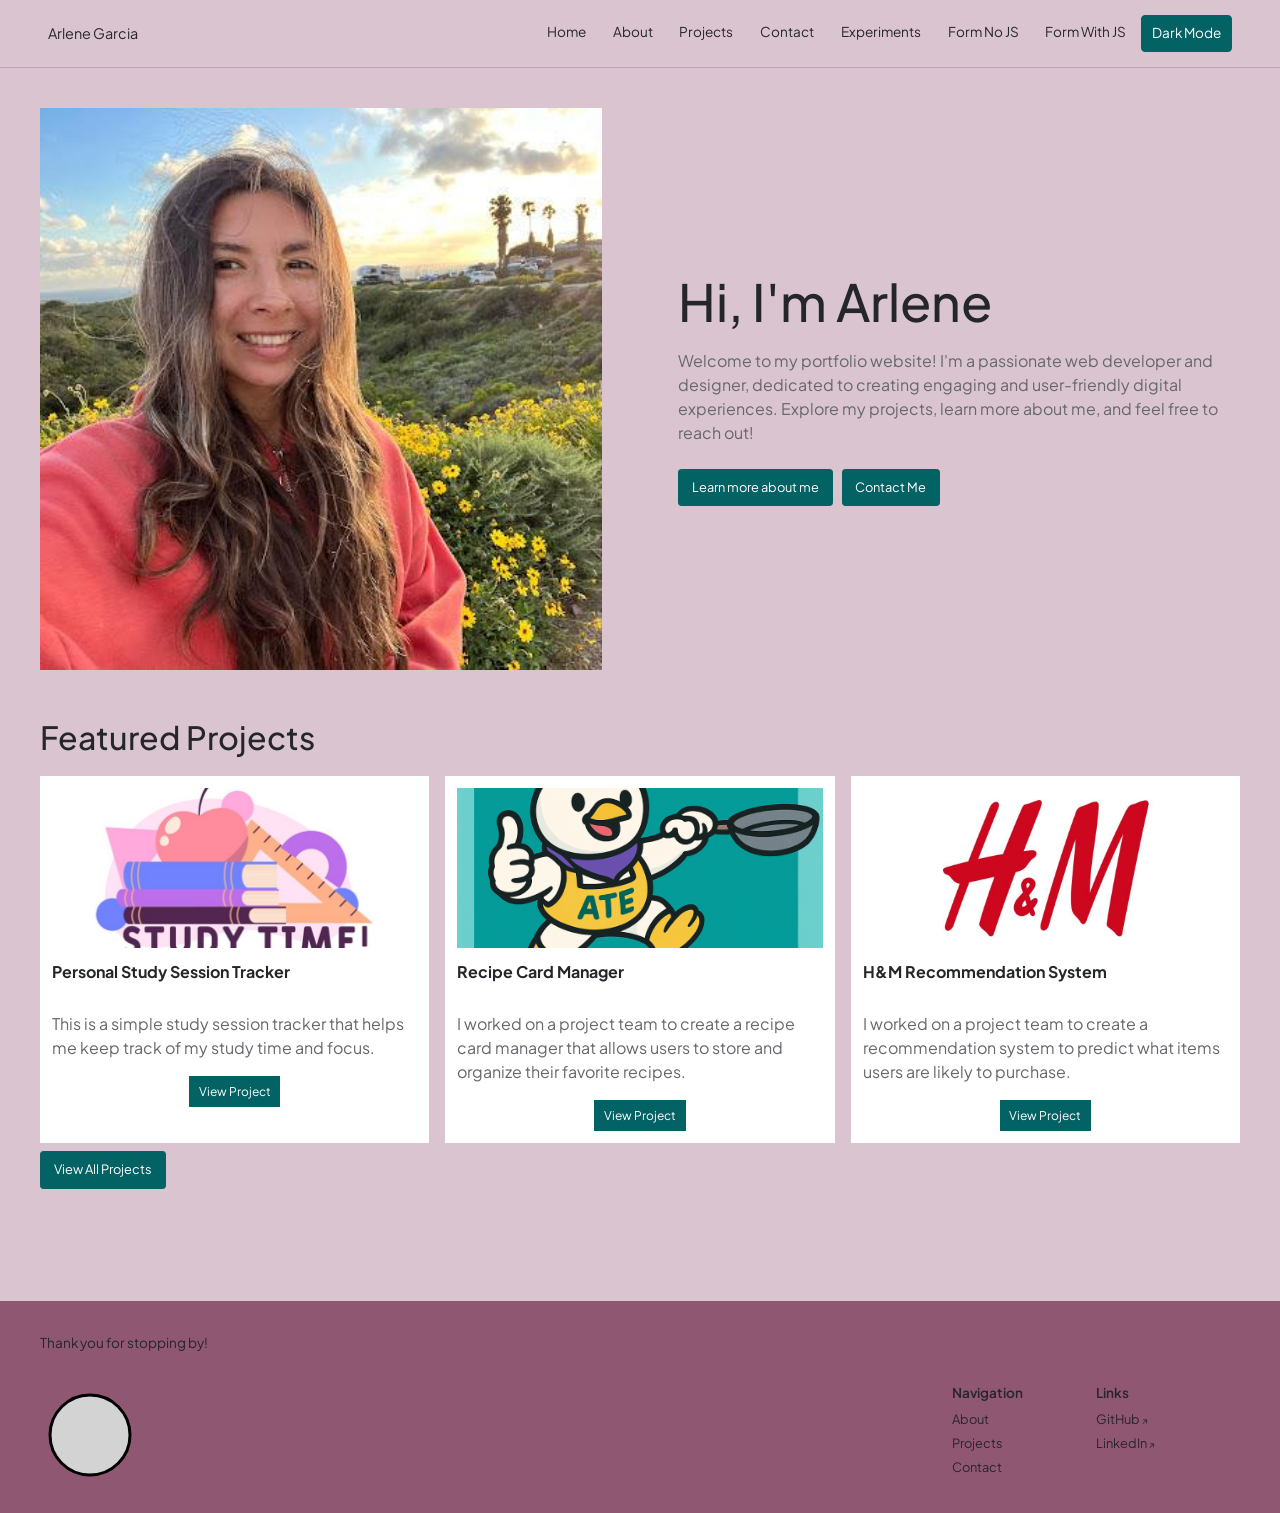
<file: index.html>
<!DOCTYPE html>
<html lang="en">
<head>
    <meta charset="UTF-8">
    <meta name="viewport" content="width=device-width, initial-scale=1.0">
    <title>Arlene Garcia's Portfolio</title>
    <link rel="icon" type="image/png" href="images/favicon.png">
    <link rel="stylesheet" href="styles.css">
</head>
<body>
    <header>
        <div> <span>Arlene Garcia</span>
        </div>
        <nav>
            <a href="index.html">Home</a>
            <a href="about.html">About</a>
            <a href="projects.html">Projects</a>
            <a href="contact.html">Contact</a>
            <a href="experiments.html">Experiments</a>
            <a href="form-no-js.html">Form No JS</a>
            <a href="form-with-js.html">Form With JS</a>
            <button id="theme-toggle" aria-label="Toggle theme" hidden>Toggle Theme</button>
            <script src="theme.js" defer></script>
        </nav>
    </header>
    <main>
        <section>
            <picture>
                <source srcset="images/profile.jpg" type="image/jpeg">
                <img src="images/profile.jpg" alt="Profile Picture">
            </picture>
            <div>
                <h1>Hi, I'm Arlene</h1>
                <p>Welcome to my portfolio website! I'm a passionate web developer and designer, dedicated to creating engaging and user-friendly digital experiences. Explore my projects, learn more about me, and feel free to reach out!</p>
                <a href="about.html" class="button">Learn more about me</a>
                <a href="contact.html" class="button">Contact Me</a>
            </div>
        </section>
        <section>
            <h2>Featured Projects</h2>
            <div>
                <article class="project1-preview">
                    <img src="images/project1.jpg" alt="Project 1 Screenshot" width="200" height="200">
                    <h3>Personal Study Session Tracker</h3>
                    <p>This is a simple study session tracker that helps me keep track of my study time and focus.</p>
                    <a href="projects.html#project1">View Project</a>
                </article>
                <article class="project2-preview">
                    <img src="images/project2.png" alt="Project 2 Screenshot" width="200" height="200">
                    <h3>Recipe Card Manager</h3>
                    <p>I worked on a project team to create a recipe card manager that allows users to store and organize their favorite recipes.</p>
                    <a href="projects.html#project2">View Project</a>
                </article>
                <article class="project3-preview">
                    <img src="images/project3.jpg" alt="Project 3 Screenshot" width="200" height="200">
                    <h3>H&M Recommendation System</h3>
                    <p>I worked on a project team to create a recommendation system to predict what items users are likely to purchase.</p>
                    <a href="projects.html#project3">View Project</a>
                </article>
            </div>
            <a href="projects.html" class="button">View All Projects</a>
        </section>
    </main>
    <footer>
        <p>Thank you for stopping by!</p>
        <svg width="100" height="100">
            <circle cx="50" cy="50" r="40" stroke="black" stroke-width="3" fill="lightgray"></circle>
        </svg>
        <section>
            <h2>Navigation</h2>
            <ul>
                <li><a href="about.html">About</a></li>
                <li><a href="projects.html">Projects</a></li>
                <li><a href="contact.html">Contact</a></li>
            </ul>
        </section>
        <section>
            <h2>Links</h2>
            <ul>
                <li><a href="https://github.com/arlenecse">GitHub</a></li>
                <li><a href="https://www.linkedin.com/in/arlene-garcia-cs/">LinkedIn</a></li>
            </ul>
        </section>
    </footer>
    <noscript>
        <p> This website works best with JavaScript enabled.</p>
    </noscript>
</body>
</html>
</file>
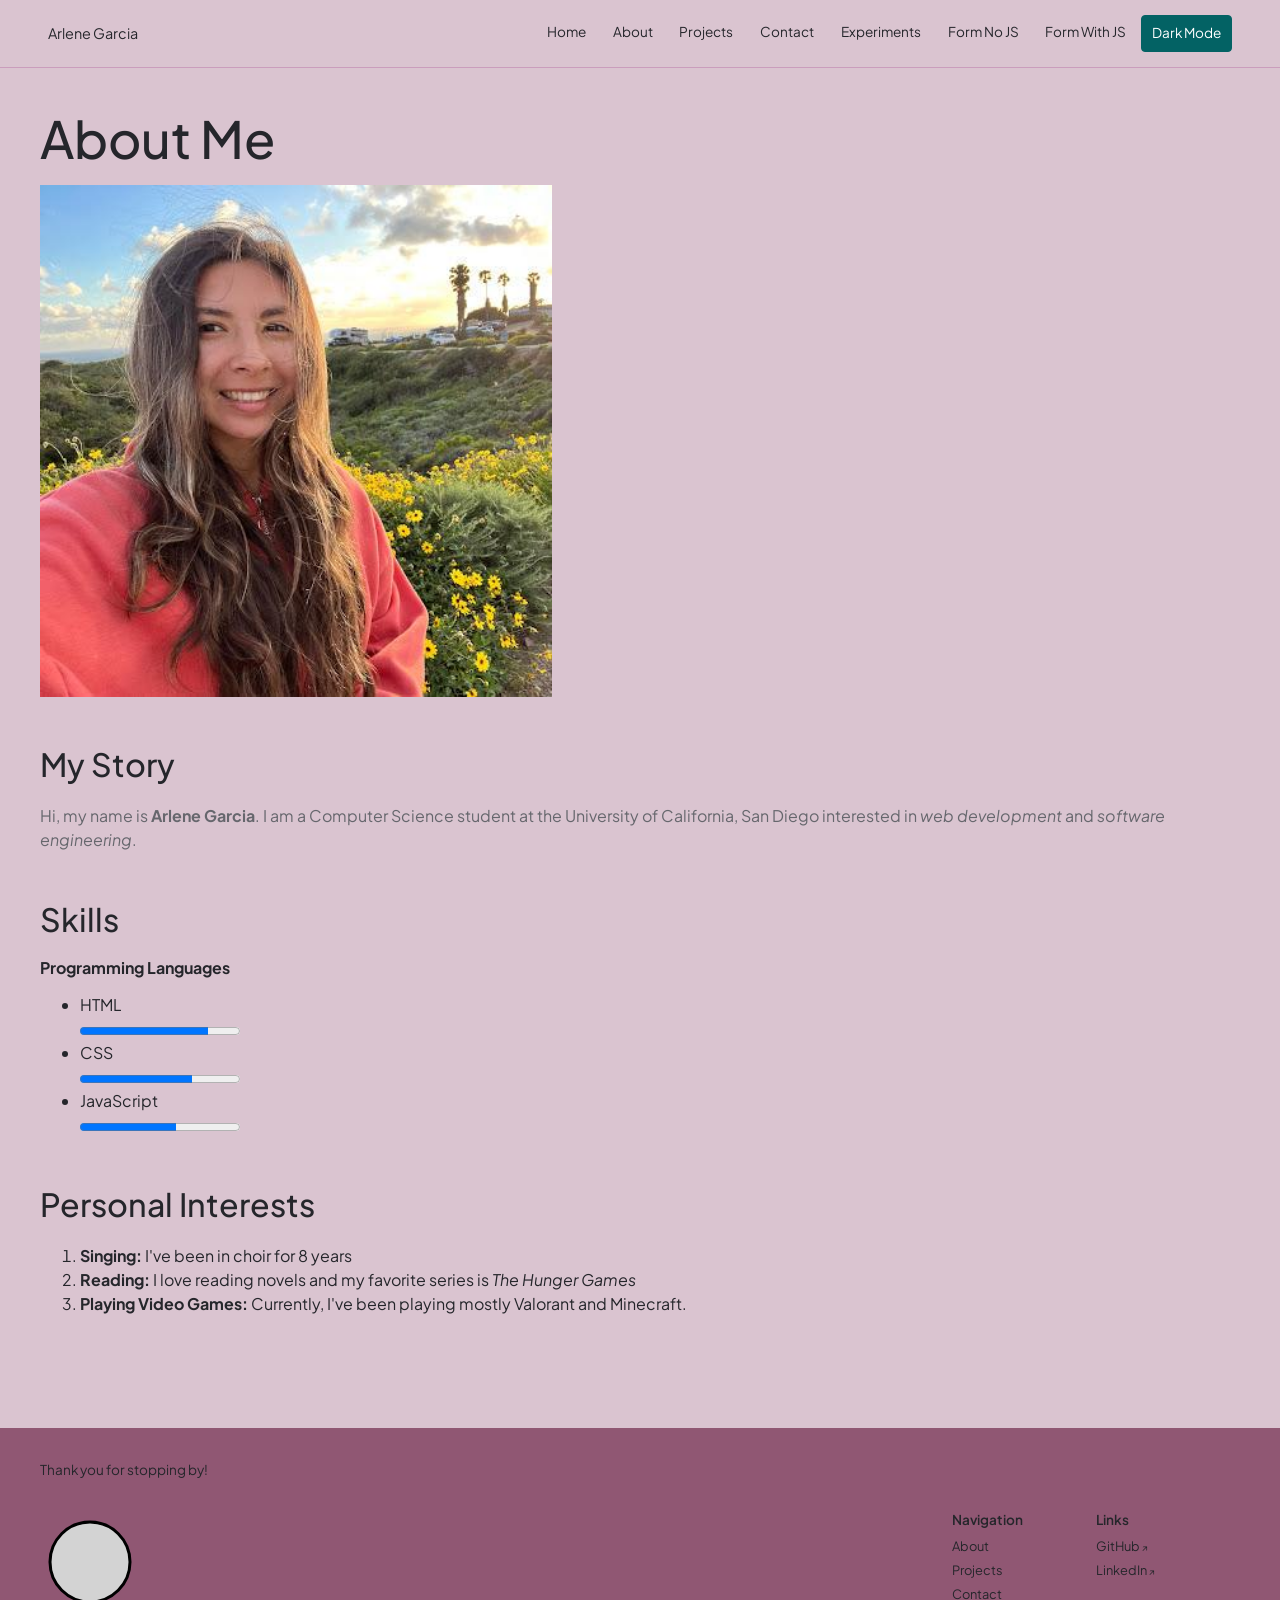
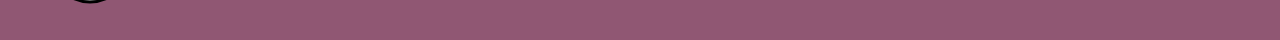
<file: about.html>
<!DOCTYPE html>
<html lang="en">
<head>
    <meta charset="UTF-8">
    <meta name="viewport" content="width=device-width, initial-scale=1.0">
    <title>Arlene Garcia's Portfolio</title>
    <link rel="icon" type="image/png" href="images/favicon.png">
    <link rel="stylesheet" href="styles.css">
</head>
<body>
    <header>
        <div> <span>Arlene Garcia</span>
        </div>
        <nav>
            <a href="index.html">Home</a>
            <a href="about.html">About</a>
            <a href="projects.html">Projects</a>
            <a href="contact.html">Contact</a>
            <a href="experiments.html">Experiments</a>
            <a href="form-no-js.html">Form No JS</a>
            <a href="form-with-js.html">Form With JS</a>
            <button id="theme-toggle" aria-label="Toggle theme" hidden>Toggle Theme</button>
            <script src="theme.js" defer></script>
        </nav>
    </header>
    <main>
        <section>
        <h1>About Me</h1>
        <picture>
            <source srcset="images/profile.jpg" type="image/jpeg">
            <img src="images/profile.jpg" alt="Profile Picture">
        </picture>
        </section>
        <section>
            <h2>My Story</h2>
            <p>Hi, my name is <strong>Arlene Garcia</strong>. I am a Computer Science student at the University of California, San Diego interested in <em>web development</em> and <em>software engineering</em>.</p>
        </section>
        <section>
            <h2>Skills</h2>
            <article>
                <h3>Programming Languages</h3>
                <ul>
                    <li>HTML <br><progress value="80" max="100"></progress></li>
                    <li>CSS <br><progress value="70" max="100"></progress></li>
                    <li>JavaScript <br><progress value="60" max="100"></progress></li>
                </ul>
            </article>
        </section>
        <section>
            <h2>Personal Interests</h2>
            <ol>
                <li><b>Singing:</b> I've been in choir for 8 years</li>
                <li><b>Reading:</b> I love reading novels and my favorite series is <i>The Hunger Games</i></li>
                <li><b>Playing Video Games:</b> Currently, I've been playing mostly Valorant and Minecraft.</li>
            </ol>
        </section>
    </main>
    <footer>
        <p>Thank you for stopping by!</p>
        <svg width="100" height="100">
            <circle cx="50" cy="50" r="40" stroke="black" stroke-width="3" fill="lightgray"></circle>
        </svg>
        <section>
            <h2>Navigation</h2>
            <ul>
                <li><a href="about.html">About</a></li>
                <li><a href="projects.html">Projects</a></li>
                <li><a href="contact.html">Contact</a></li>
            </ul>
        </section>
        <section>
            <h2>Links</h2>
            <ul>
                <li><a href="https://github.com/arlenecse">GitHub</a></li>
                <li><a href="https://www.linkedin.com/in/arlene-garcia-cs/">LinkedIn</a></li>
            </ul>
        </section>
    </footer>
    <noscript>
        <p> This website works best with JavaScript enabled.</p>
    </noscript>
</body>
</html>
</file>
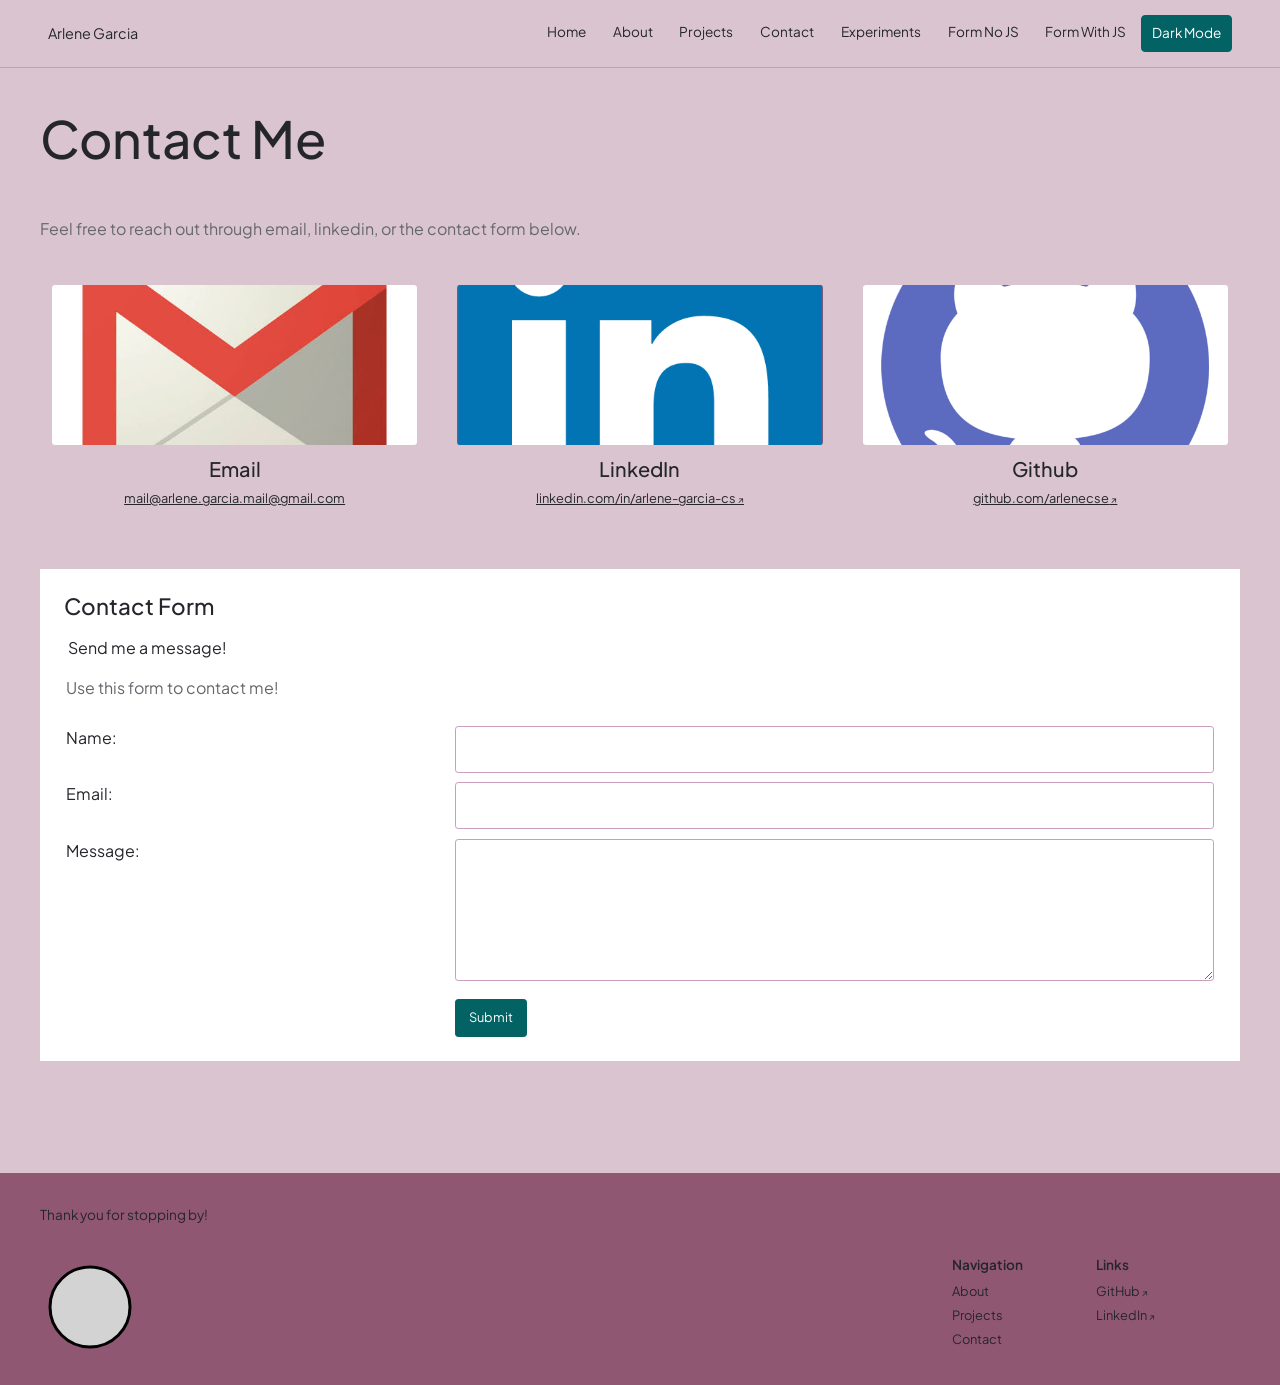
<file: contact.html>
<!DOCTYPE html>
<html lang="en">
<head>
    <meta charset="UTF-8">
    <meta name="viewport" content="width=device-width, initial-scale=1.0">
    <title>Arlene Garcia's Portfolio</title>
    <link rel="icon" type="image/png" href="images/favicon.png">
    <link rel="stylesheet" href="styles.css">
</head>
<body>
    <header>
        <div> <span>Arlene Garcia</span>
        </div>
        <nav>
            <a href="index.html">Home</a>
            <a href="about.html">About</a>
            <a href="projects.html">Projects</a>
            <a href="contact.html">Contact</a>
            <a href="experiments.html">Experiments</a>
            <a href="form-no-js.html">Form No JS</a>
            <a href="form-with-js.html">Form With JS</a>
            <button id="theme-toggle" aria-label="Toggle theme" hidden>Toggle Theme</button>
            <script src="theme.js" defer></script>
        </nav>
    </header>
    <main>
        <section>
            <h1>Contact Me</h1>
            <p>Feel free to reach out through email, linkedin, or the contact form below.</p>
            <article>
                <img src="images/email.jpg" alt="Email Icon" width="75" height="50">
                <h2>Email</h2>
                <a href="mailto:arlene.garcia.mail@gmail.com">mail@arlene.garcia.mail@gmail.com</a>
            </article>
            <article>
                <img src="images/linkedin.png" alt="LinkedIn Icon" width="50" height="50">
                <h2>LinkedIn</h2>
                <a href="https://www.linkedin.com/in/arlene-garcia-cs/">linkedin.com/in/arlene-garcia-cs</a>
            </article>
            <article>
                <img src="images/github.png" alt="GitHub Icon" width="50" height="50">
                <h2>Github</h2>
                <a href="https://github.com/arlenecse">github.com/arlenecse</a>
            </article>
        </section>
        <section>
            <h2>Contact Form</h2>
            <form>
                <fieldset>
                    <legend>Send me a message!</legend>
                    <p>Use this form to contact me!</p>
                    <label for="name">Name:</label>
                    <input type = "text" id="name" name = "name" required>
                    <br>
                    <label for="email">Email:</label>
                    <input type="email" id="email" name="email" required>
                    <br>
                    <label for="message">Message:</label>
                    <textarea id="message" name="message" rows="5" cols="30"></textarea>
                    <br>
                    <button type="submit">Submit</button>
                </fieldset>
            </form>

 
        </section>
    </main>
    <footer>
        <p>Thank you for stopping by!</p>
        <svg width="100" height="100">
            <circle cx="50" cy="50" r="40" stroke="black" stroke-width="3" fill="lightgray"></circle>
        </svg>
        <section>
            <h2>Navigation</h2>
            <ul>
                <li><a href="about.html">About</a></li>
                <li><a href="projects.html">Projects</a></li>
                <li><a href="contact.html">Contact</a></li>
            </ul>
        </section>
        <section>
            <h2>Links</h2>
            <ul>
                <li><a href="https://github.com/arlenecse">GitHub</a></li>
                <li><a href="https://www.linkedin.com/in/arlene-garcia-cs/">LinkedIn</a></li>
            </ul>
        </section>
    </footer>
    <noscript>
        <p> This website works best with JavaScript enabled.</p>
    </noscript>
</body>
</html>
</file>
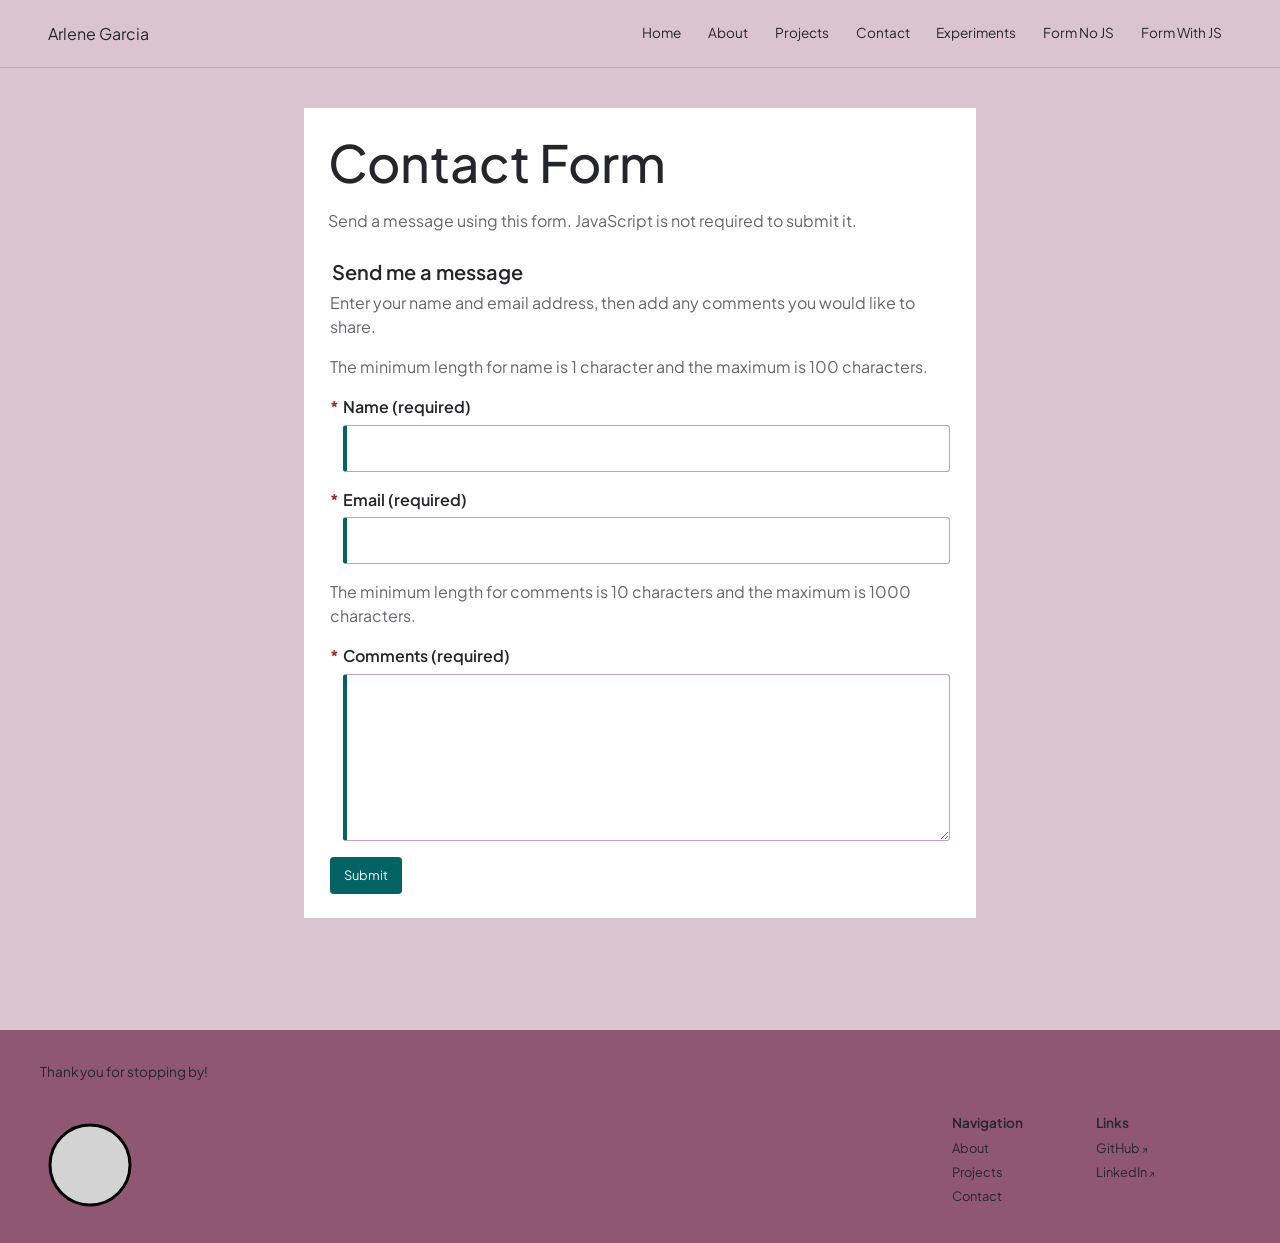
<file: form-no-js.html>
<!DOCTYPE html>
<html lang="en">
<head>
    <meta charset="UTF-8">
    <meta name="viewport" content="width=device-width, initial-scale=1.0">
    <title>Contact Form | Arlene Garcia</title>
    <link rel="icon" type="image/png" href="images/favicon.png">
    <link rel="stylesheet" href="styles.css">
</head>
<body>
    <header>
        <span>Arlene Garcia</span>
        <nav>
            <a href="index.html">Home</a>
            <a href="about.html">About</a>
            <a href="projects.html">Projects</a>
            <a href="contact.html">Contact</a>
            <a href="experiments.html">Experiments</a>
            <a href="form-no-js.html">Form No JS</a>
            <a href="form-with-js.html">Form With JS</a>
        </nav>
    </header>
    <main>
        <section>
            <h1>Contact Form</h1>
            <p>Send a message using this form. JavaScript is not required to submit it.</p>
            <form action="https://httpbin.org/post" method="post">
                <fieldset>
                    <legend>Send me a message</legend>
                    <p>Enter your name and email address, then add any comments you would like to share.</p>
                    <p> The minimum length for name is 1 character and the maximum is 100 characters.</p>

                    <label for="name">
                        Name (required)
                        <input type="text" id="name" name="name" autocomplete="name" minlength="1" maxlength="100" required>
                    </label>

                    <label for="email">
                        Email (required)
                        <input type="email" id="email" name="email" autocomplete="email" required>
                    </label>

                    <p> The minimum length for comments is 10 characters and the maximum is 1000 characters.</p>

                    <label for="comments">
                        Comments (required)
                        <textarea id="comments" name="comments" rows="6" minlength="10" maxlength="1000" required></textarea>
                    </label>

                    <input type="hidden" name="possible_bot" value="true">
                    <button type="submit">Submit</button>
                </fieldset>
            </form>
        </section>
    </main>
    <footer>
        <p>Thank you for stopping by!</p>
        <svg width="100" height="100" aria-hidden="true">
            <circle cx="50" cy="50" r="40" stroke="black" stroke-width="3" fill="lightgray"></circle>
        </svg>
        <section>
            <h2>Navigation</h2>
            <ul>
                <li><a href="about.html">About</a></li>
                <li><a href="projects.html">Projects</a></li>
                <li><a href="contact.html">Contact</a></li>
            </ul>
        </section>
        <section>
            <h2>Links</h2>
            <ul>
                <li><a href="https://github.com/arlenecse">GitHub</a></li>
                <li><a href="https://www.linkedin.com/in/arlene-garcia-cs/">LinkedIn</a></li>
            </ul>
        </section>
    </footer>
</body>
</html>
</file>
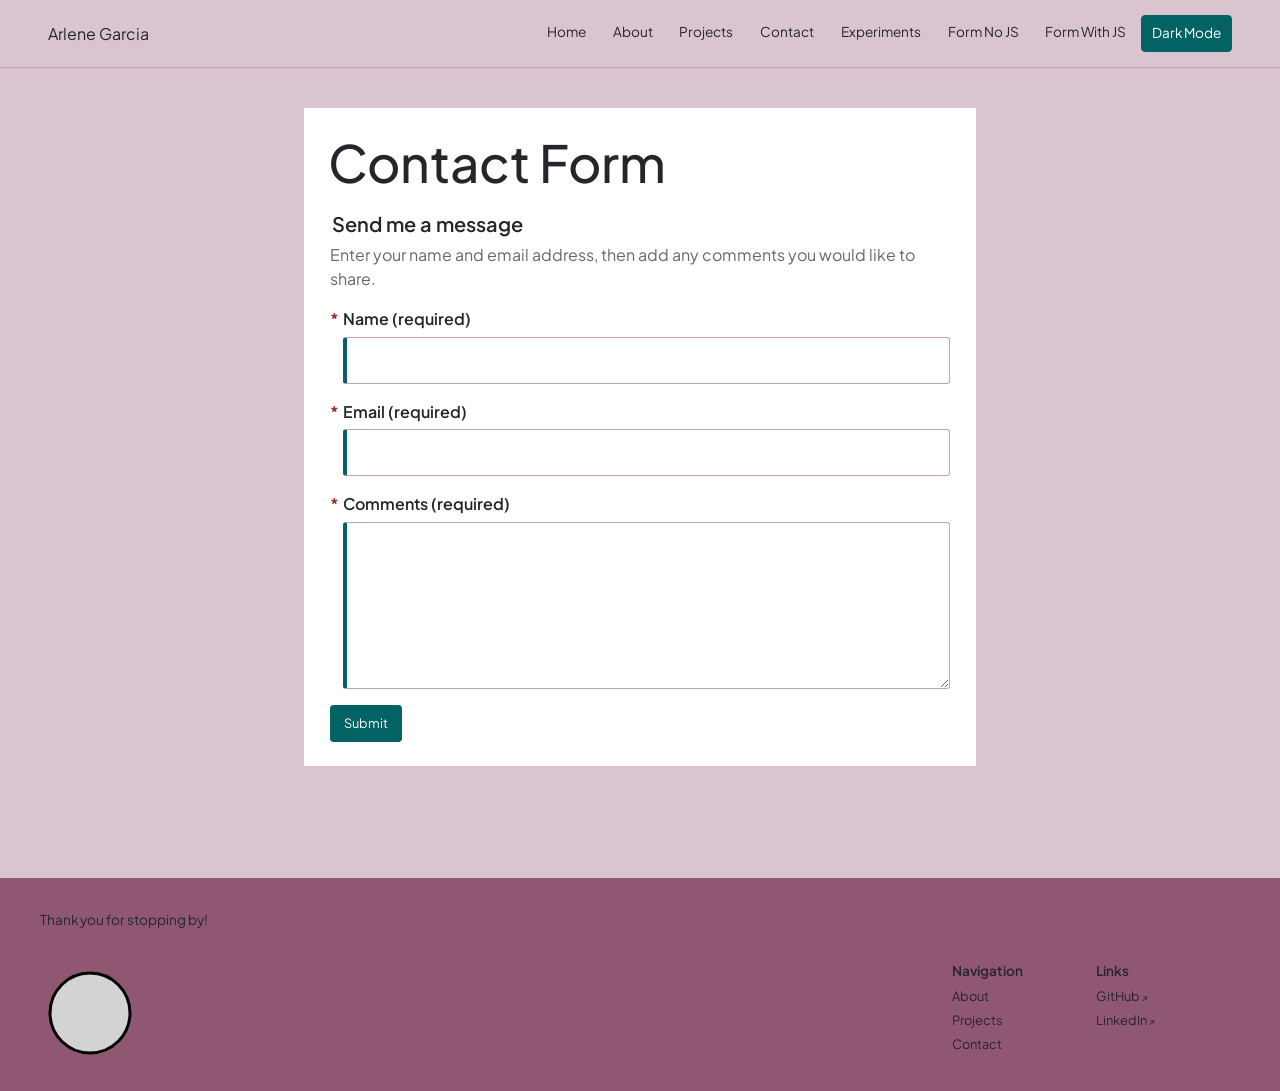
<file: form-with-js.html>
<!DOCTYPE html>
<html lang="en">
<head>
    <meta charset="UTF-8">
    <meta name="viewport" content="width=device-width, initial-scale=1.0">
    <title>Contact Form | Arlene Garcia</title>
    <link rel="icon" type="image/png" href="images/favicon.png">
    <link rel="stylesheet" href="styles.css">
    <script src="form.js" defer></script>
</head>
<body>
    <header>
        <span>Arlene Garcia</span>
        <nav>
            <a href="index.html">Home</a>
            <a href="about.html">About</a>
            <a href="projects.html">Projects</a>
            <a href="contact.html">Contact</a>
            <a href="experiments.html">Experiments</a>
            <a href="form-no-js.html">Form No JS</a>
            <a href="form-with-js.html">Form With JS</a>
            <button id="theme-toggle" aria-label="Toggle theme" hidden>Toggle Theme</button>
            <script src="theme.js" defer></script>
        </nav>
    </header>
    <main>
        <section>
            <h1>Contact Form</h1>
            <form id="jsform" action="https://httpbin.org/post" method="post" novalidate>
                <fieldset>
                    <legend>Send me a message</legend>
                    <p>Enter your name and email address, then add any comments you would like to share.</p>

                    <label for="name">
                        Name (required)
                        <input type="text" id="name" name="name" autocomplete="name" minlength="1" maxlength="100" required aria-describedby="name-error">
                    </label>

                    <label for="email">
                        Email (required)
                        <input type="email" id="email" name="email" autocomplete="email" required aria-describedby="email-error">
                    </label>

                    <label for="comments">
                        Comments (required)
                        <textarea id="comments" name="comments" rows="6" minlength="10" maxlength="1000" required aria-describedby="comments-error comments-info"></textarea>
                    </label>

                    <section id="form-errors" aria-labelledby="form-errors-heading" aria-live="polite" hidden>
                        <h2 id="form-errors-heading">Errors</h2>
                        <p id="name-error" hidden></p>
                        <p id="email-error" hidden></p>
                        <p id="comments-error" hidden></p>
                    </section>

                    <section id="comments-info" aria-labelledby="comments-info-heading" aria-live="polite" hidden>
                        <h2 id="comments-info-heading"> Comment Information</h2>
                        <p id="comments-count"></p>
                        <p id="comments-warning"></p>
                    </section>
                    <input type="hidden" id="form-errors-history" name="form-errors">
                    <input type="hidden" name="possible_bot" value="true">
                    <button type="submit">Submit</button>
                </fieldset>
            </form>
        </section>
    </main>
    <footer>
        <p>Thank you for stopping by!</p>
        <svg width="100" height="100" aria-hidden="true">
            <circle cx="50" cy="50" r="40" stroke="black" stroke-width="3" fill="lightgray"></circle>
        </svg>
        <section>
            <h2>Navigation</h2>
            <ul>
                <li><a href="about.html">About</a></li>
                <li><a href="projects.html">Projects</a></li>
                <li><a href="contact.html">Contact</a></li>
            </ul>
        </section>
        <section>
            <h2>Links</h2>
            <ul>
                <li><a href="https://github.com/arlenecse">GitHub</a></li>
                <li><a href="https://www.linkedin.com/in/arlene-garcia-cs/">LinkedIn</a></li>
            </ul>
        </section>
    </footer>
</body>
</html>
</file>
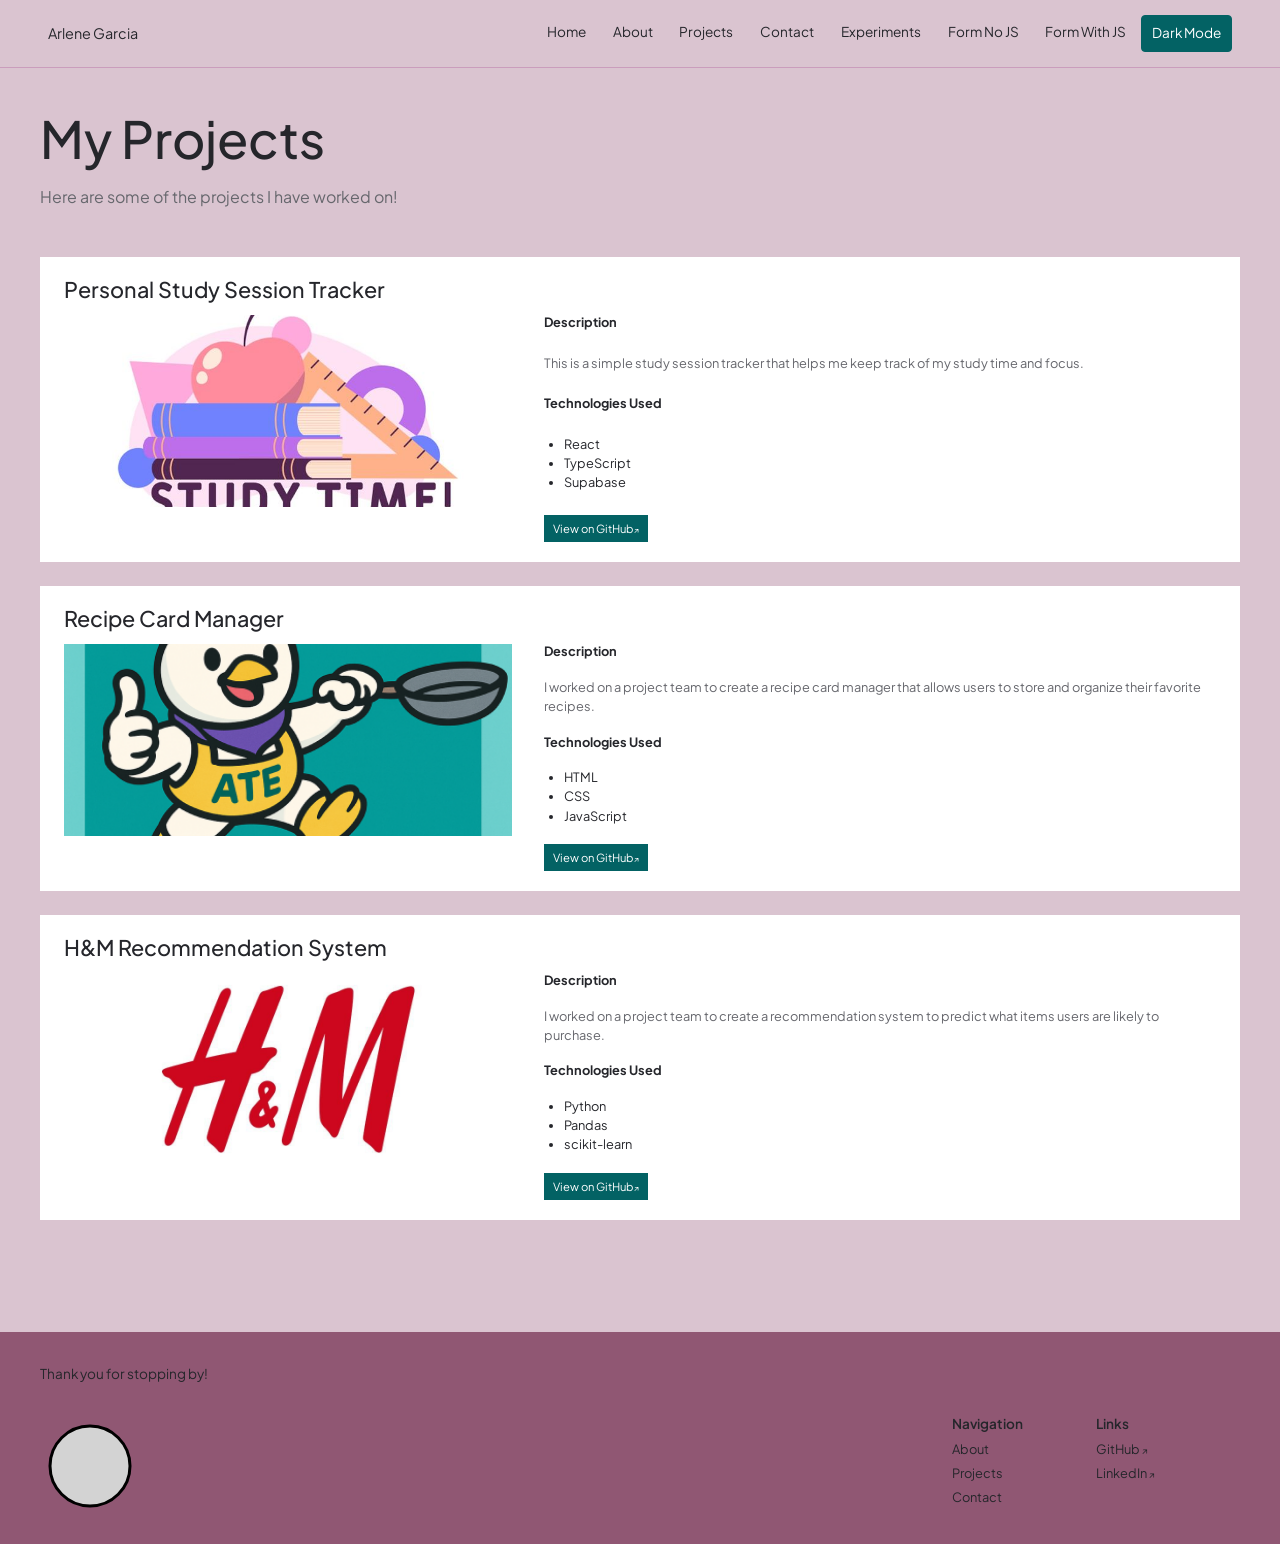
<file: projects.html>
<!DOCTYPE html>
<html lang="en">
<head>
    <meta charset="UTF-8">
    <meta name="viewport" content="width=device-width, initial-scale=1.0">
    <title>Arlene Garcia's Portfolio</title>
    <link rel="icon" type="image/png" href="images/favicon.png">
    <link rel="stylesheet" href="styles.css">
</head>
<body>
    <header>
        <div> <span>Arlene Garcia</span>
        </div>
        <nav>
            <a href="index.html">Home</a>
            <a href="about.html">About</a>
            <a href="projects.html">Projects</a>
            <a href="contact.html">Contact</a>
            <a href="experiments.html">Experiments</a>
            <a href="form-no-js.html">Form No JS</a>
            <a href="form-with-js.html">Form With JS</a>
            <button id="theme-toggle" aria-label="Toggle theme" hidden>Toggle Theme</button>
            <script src="theme.js" defer></script>
        </nav>
    </header>   
    <main>
        <section>
            <h1>My Projects</h1>
            <p>Here are some of the projects I have worked on!</p>
        </section>
        <section>
            <project-card id="project1" class="project1-preview">
                <h2>Personal Study Session Tracker</h2>
                <picture>
                    <source srcset="images/project1.jpg" type="image/jpeg" width="200" height="200">
                    <img src="images/project1.jpg" alt="Study Tracker Screenshot">
                </picture>
                <h3>Description</h3>
                <p>This is a simple study session tracker that helps me keep track of my study time and focus.</p>
                <h3>Technologies Used</h3>
                <ul>
                    <li>React</li>
                    <li>TypeScript</li>
                    <li>Supabase</li>
                </ul>
                <a href="https://github.com/arlenecse/study-time">View on GitHub</a>
            </project-card>
            <project-card id="project2" class="project2-preview">
                <h2>Recipe Card Manager</h2>
                <picture>
                    <source srcset="images/project2.png" type="image/png" width="200" height="200">
                    <img src="images/project2.png" alt="Recipe Card Manager Screenshot">
                </picture>
                <h3>Description</h3>
                <p>I worked on a project team to create a recipe card manager that allows users to store and organize their favorite recipes.</p>
                <h3>Technologies Used</h3>
                <ul>
                    <li>HTML</li>
                    <li>CSS</li>
                    <li>JavaScript</li>
                </ul>
                <a href="https://github.com/cse110-sp25-group8/final-project">View on GitHub</a>
            </project-card>
            <project-card id="project3" class="project3-preview">
                <h2>H&M Recommendation System</h2>
                <picture>
                    <source srcset="images/project3.jpg" type="image/jpeg" width="200" height="200">
                    <img src="images/project3.jpg" alt="H&M Recommendation System Screenshot">
                </picture>
                <h3>Description</h3>
                <p>I worked on a project team to create a recommendation system to predict what items users are likely to purchase.</p>
                <h3>Technologies Used</h3>
                <ul>
                    <li>Python</li>
                    <li>Pandas</li>
                    <li>scikit-learn</li>
                </ul>
                <a href="https://github.com/arlenecse/Fashion-Forward">View on GitHub</a>
            </project-card>
        </section>
    </main>
    <footer>
        <p>Thank you for stopping by!</p>
        <svg width="100" height="100">
            <circle cx="50" cy="50" r="40" stroke="black" stroke-width="3" fill="lightgray"></circle>
        </svg>
        <section>
            <h2>Navigation</h2>
            <ul>
                <li><a href="about.html">About</a></li>
                <li><a href="projects.html">Projects</a></li>
                <li><a href="contact.html">Contact</a></li>
            </ul>
        </section>
        <section>
            <h2>Links</h2>
            <ul>
                <li><a href="https://github.com/arlenecse">GitHub</a></li>
                <li><a href="https://www.linkedin.com/in/arlene-garcia-cs/">LinkedIn</a></li>
            </ul>
        </section>
    </footer>
    <noscript>
        <p> This website works best with JavaScript enabled.</p>
    </noscript>
</body>
</html>
</file>
<file: styles.css>
@import url('https://fonts.googleapis.com/css2?family=Plus+Jakarta+Sans:ital,wght@0,200..800;1,200..800&display=swap');

:root {
    color-scheme: light;
    --primary-color: #036264;
    --secondary-color: #905773;
    --background-color: #DAC4D0;
    --surface-color: #ffffff;
    --text-color: #25262b;
    --sub-color: #66676d;
    --border-color: #ca9dbc;
    --focus-color: #005fcc;
    --content-width: 1200px;
    --font-stack: 'Plus Jakarta Sans', 'Helvetica Neue', Arial, sans-serif;
    --line-height: 1.5;
}

:root[data-theme="dark"] {
    color-scheme: dark;
    --primary-color: #036264;
    --secondary-color: #905773;
    --background-color: #25262b;
    --surface-color: #1a1b1e;
    --text-color: #f0f0f0;
    --sub-color: #a0a0a0;
    --border-color: #ca9dbc;
    --focus-color: #72b7ff;
    --content-width: 1200px;
    --font-stack: 'Plus Jakarta Sans', 'Helvetica Neue', Arial, sans-serif;
    --line-height: 1.5;
}

* {
    box-sizing: border-box;
}

body {
    margin: 0;
    background: var(--background-color);
    color: var(--text-color);
    font-family: var(--font-stack);
    line-height: var(--line-height);
}

header {
    display: flex;
    align-items: center;
    justify-content: space-between;
    gap: 2rem;
    min-height: 4.25rem;
    padding: 0.75rem clamp(1rem, 4vw, 3rem);
    border-bottom: 1px solid var(--border-color);
    background: var(--background-color);
}

/*combinator targets my name inside the header*/
header > div {
    flex: 0 0 auto;
    font-size: 0.9rem;
}

nav {
    display: flex;
    flex-wrap: wrap;
    justify-content: flex-end;
    gap: 0.25rem;
}

nav a {
    display: block;
    padding: 0.55em 0.75em;
    color: var(--text-color);
    font-size: 0.85rem;
    text-decoration: none;
    border-radius: 0.25rem;
}

nav button {
    display: block;
    align-self: center;
    margin: 0;
    padding: 0.55em 0.75em;
    border: 1px solid var(--primary-color);
    background: var(--primary-color);
    color: #ffffff;
    font-size: 0.85rem;
    border-radius: 0.25rem;
}

/*combinator targets the adjacent navigation links in nav bar*/
nav a + a {
    margin-left: 0.15rem;
}

nav a:hover,
nav a:focus-visible {
    background: var(--secondary-color);
    color: #ffffff;
}

main {
    width: min(100% - 2rem, var(--content-width));
    margin: 0 auto;
    padding: 2.5rem 0 4rem;
}

main > section {
    margin-bottom: 3rem;
}

h1,
h2,
h3 {
    margin-top: 0;
    line-height: 1.2;
}

h1 {
    margin-bottom: 1rem;
    font-size: clamp(2rem, 4vw, 3.25rem);
    font-weight: 500;
}

h2 {
    margin-bottom: 1.25rem;
    font-size: clamp(1.5rem, 3vw, 2rem);
    font-weight: 500;
}

h3 {
    font-size: 1rem;
}

p {
    color: var(--sub-color);
    line-height: var(--line-height);
}

a {
    color: var(--text-color);
}

a:focus-visible,
button:focus-visible,
input:focus-visible,
textarea:focus-visible {
    outline: 3px solid var(--focus-color);
    outline-offset: 3px;
}


main > section:first-child:has(picture) {
    display: grid;
    grid-template-columns: minmax(0, 1fr) minmax(0, 1fr);
    gap: clamp(2rem, 6vw, 5rem);
    align-items: center;
}

main > section:first-child:has(picture) picture {
    display: block;
    min-height: 16rem;
    background: var(--secondary-color);
}

main > section:first-child:has(picture) picture img {
    display: block;
    width: 100%;
    height: 100%;
    min-height: 16rem;
    object-fit: cover;
}

main > section:first-child:has(picture) p {
    max-width: 42rem;
}

/*combinator targets section in about page*/
main > section:first-child:has(> h1 + picture) {
    display: block;
}

/*combinator targets picture on about page*/
main > section:first-child:has(> h1 + picture) picture {
    max-width: 32rem;
}

/*combinator targets text in first section in about page*/
main > section:first-child:has(> h1 + picture) ~ section {
    text-align: left;
}

.button,
button {
    display: inline-block;
    margin: 0.5rem 0.35rem 0 0;
    padding: 0.65em 1em;
    border: 1px solid var(--primary-color);
    border-radius: 0.2rem;
    background: var(--primary-color);
    color: #ffffff;
    font: inherit;
    font-size: 0.8rem;
    text-decoration: none;
    cursor: pointer;
}

.button:hover,
button:hover {
    background: #4a4b52;
}

/*combinator targets the div in the second section with articles*/
main > section:nth-child(2) > div {
    display: grid;
    grid-template-columns: repeat(3, minmax(0, 1fr));
    gap: 1rem;
    text-align: left;
}

/*combinator targets the articles in the second section with articles*/
main > section:nth-child(2) article {
    display: flex;
    flex-direction: column;
    min-width: 0;
    padding: 0.75rem;
    background: var(--surface-color);
}

/*combinator targets the images in the second section with articles*/
main > section:nth-child(2) article img {
    display: block;
    width: 100%;
    height: 10rem;
    object-fit: cover;
    background: var(--secondary-color);
}

/*combinator targets the h3 in the second section with articles*/
main > section:nth-child(2) article h3 {
    margin: 0.9rem 0 0.9rem;
}

/*combinator targets view project button*/
main > section:nth-child(2) article a {
    align-self: center;
    padding: 0.55em 0.8em;
    background: var(--primary-color);
    color: #ffffff;
    font-size: 0.75rem;
    text-decoration: none;
}

/*attribute selector targets external links*/
a[href^="http"]::after {
    content: " ↗";
    font-size: 0.75em;
}

/*combinator targets footer sections*/
footer > section {
    min-width: 7rem;
}

footer {
    display: grid;
    grid-template-columns: minmax(12rem, 1fr) auto auto auto;
    gap: 2rem;
    align-items: start;
    padding: 2rem max(1rem, calc((100% - var(--content-width)) / 2));
    background: var(--secondary-color);
}

footer p {
    grid-column: 1 / -1;
    margin: 0;
    color: var(--text-color);
    font-size: 0.85rem;
}

footer svg {
    width: 6rem;
    height: 6rem;
}

footer section h2 {
    margin-bottom: 0.25rem;
    font-size: 0.85rem;
    font-weight: 600;
}

footer ul {
    margin: 0;
    padding: 0;
    list-style: none;
}

footer a {
    font-size: 0.8rem;
    text-decoration: none;
}

footer a:hover {
    text-decoration: underline;
}

form {
    max-width: 42rem;
}

fieldset {
    display: grid;
    gap: 0.6rem;
    padding: 1.25rem;
    border: 1px solid var(--border-color);
    background: var(--surface-color);
}

input,
textarea {
    width: 100%;
    max-width: 100%;
    padding: 0.65rem;
    border: 1px solid var(--border-color);
    border-radius: 0.2rem;
    background: var(--surface-color);
    color: var(--text-color);
    font: inherit;
}

textarea {
    resize: vertical;
}

main > section:first-child:has(> form) {
    max-width: 42rem;
    margin-right: auto;
    margin-left: auto;
    padding: 1.5rem;
    background: var(--surface-color);
}

main > section:first-child:has(> form) > p {
    margin-bottom: 1.5rem;
}

main > section:first-child:has(> form) form {
    max-width: none;
}

main > section:first-child:has(> form) fieldset {
    display: grid;
    gap: 1rem;
    padding: 0;
    border: 0;
    background: transparent;
}

main > section:first-child:has(> form) legend {
    margin-bottom: 0.25rem;
    font-size: 1.25rem;
    font-weight: 600;
}

main > section:first-child:has(> form) fieldset > p {
    margin: 0;
}

main > section:first-child:has(> form) label {
    display: flex;
    flex-direction: column;
    gap: 0.35rem;
    font-weight: 600;
}

main > section:first-child:has(> form) label::before {
    content: "*";
    position: absolute;
    top: 0;
    left: 0;
    color: #a32929;
    font-weight: 700;
}

main > section:first-child:has(> form) label {
    position: relative;
    padding-left: 0.8rem;
}

main > section:first-child:has(> form) input:required,
main > section:first-child:has(> form) textarea:required {
    border-left: 4px solid var(--primary-color);
}

main > section:first-child:has(> form) label:has(input:user-invalid),
main > section:first-child:has(> form) label:has(textarea:user-invalid) {
    text-decoration: underline wavy #a32929;
}

main > section:first-child:has(> form) input:user-invalid,
main > section:first-child:has(> form) textarea:user-invalid {
    border-color: #a32929;
    box-shadow: 0 0 0 2px #a32929;
}

main > section:first-child:has(> form) input:user-valid,
main > section:first-child:has(> form) textarea:user-valid {
    border-color: #176b3a;
    box-shadow: 0 0 0 2px #176b3a;
}

main > section:first-child:has(> form) #form-errors,
main > section:first-child:has(> form) #comments-info {
    width: 100%;
    box-sizing: border-box;
    padding: 0.9rem 1rem;
    border-radius: 0.35rem;
}

main > section:first-child:has(> form) #form-errors {
    background: #fff0f1;
    color: #8f1d27;
}

main > section:first-child:has(> form) #comments-info {
    background: #fff7e6;
    color: #704900;
}

main > section:first-child:has(> form) #form-errors h2,
main > section:first-child:has(> form) #comments-info h2 {
    margin: 0 0 0.5rem;
    font-size: 1rem;
}

main > section:first-child:has(> form) #form-errors p,
main > section:first-child:has(> form) #comments-info p {
    margin: 0.25rem 0 0;
}

main > section:first-child:has(> form) #form-errors p:not([hidden]) {
    padding-left: 1.25rem;
    text-indent: -0.75rem;
}

main > section:first-child:has(> form) #form-errors p:not([hidden])::before {
    content: "\2022";
    margin-right: 0.5rem;
}

main > section:first-child:has(> form) button {
    justify-self: start;
    margin-top: 0;
}

project-card {
    display: grid;
    grid-template-columns: minmax(12rem, 1fr) minmax(0, 1.5fr);
    column-gap: 2rem;
    row-gap: 0.5rem;
    margin-bottom: 1.5rem;
    padding: 1.25rem 1.5rem;
    border: 0 !important;
    background: var(--surface-color);
}

/*combinator targets the h2 in the project card*/
project-card > h2 {
    grid-column: 1 / -1;
    margin-bottom: 0.25rem;
    font-size: 1.35rem;
    font-weight: 500;
}

/*combinator targets the picture in the project card*/
project-card > picture {
    grid-column: 1;
    grid-row: 2 / span 4;
}

project-card img {
    display: block;
    width: 100%;
    height: 12rem;
    object-fit: cover;
    background: var(--secondary-color);
}

/*combinator targets the h3 in the project card*/
project-card > h3 {
    grid-column: 2;
    margin: 0;
    font-size: 0.8rem;
}

/*combinator targets the paragraph and list in the project card*/
project-card > p,
project-card > ul {
    grid-column: 2;
    margin: 0;
    font-size: 0.8rem;
}

/*combinator targets the list in the project card*/
project-card > ul {
    padding-left: 1.25rem;
}

/*combinator targets the link in the project card*/
project-card > a {
    grid-column: 2;
    justify-self: start;
    padding: 0.45em 0.8em;
    background: var(--primary-color);
    color: #ffffff;
    font-size: 0.7rem;
    text-decoration: none;
}

/*combinator targets the second section with project cards*/
main > section:nth-child(2):has(project-card) {
    text-align: left;
}

/*combinator targets the first section with articles*/
main > section:first-child:has(> article) {
    display: grid;
    grid-template-columns: repeat(3, minmax(0, 1fr));
    gap: 1rem;
}

/*combinator targets the h1 and p in the first section with articles*/
main > section:first-child:has(> article) > h1,
main > section:first-child:has(> article) > p {
    grid-column: 1 / -1;
}

/*combinator targets the articles in the first section with articles*/
main > section:first-child:has(> article) > article {
    padding: 0.75rem;
    text-align: center;
}

/*combinator targets the images in the first section with articles*/
main > section:first-child:has(> article) > article img {
    display: block;
    width: 100%;
    height: 10rem;
    object-fit: cover;
    border-radius: 0.2rem;
    background: var(--secondary-color);
}

/*combinator targets the h2 in the first section with articles*/
main > section:first-child:has(> article) > article h2 {
    margin: 0.75rem 0 0.25rem;
    font-size: 1.25rem;
}

/*combinator targets the links in the first section with articles*/
main > section:first-child:has(> article) > article a {
    font-size: 0.8rem;
    overflow-wrap: anywhere;
}

/*combinator targets the form */
main > section:nth-child(2):has(form) {
    padding: 1.5rem;
    background: var(--surface-color);
    text-align: left;
}

/*combinator targets the h2 in the form section */
main > section:nth-child(2):has(form) > h2 {
    margin-bottom: 1rem;
    font-size: 1.4rem;
}

/*combinator targets the form inside the section */
main > section:nth-child(2):has(form) form {
    max-width: none;
}

/*combinator targets the fieldset in the form */
main > section:nth-child(2):has(form) fieldset {
    grid-template-columns: minmax(6rem, 0.5fr) minmax(0, 1fr);
    border: 0;
    padding: 0;
}

/*combinator targets the legend and paragraph in the form */
main > section:nth-child(2):has(form) legend,
main > section:nth-child(2):has(form) fieldset > p {
    grid-column: 1 / -1;
}

/*combinator targets the line break in the form */
main > section:nth-child(2):has(form) br {
    display: none;
}

/*combinator targets the button in the form */
main > section:nth-child(2):has(form) button {
    grid-column: 2;
    justify-self: start;
}

@media (max-width: 700px) {
    header {
        align-items: flex-start;
        flex-direction: column;
        gap: 0.5rem;
    }

    nav {
        justify-content: flex-start;
        width: 100%;
    }

    main {
        width: min(100% - 1.5rem, var(--content-width));
        padding-top: 1.5rem;
    }

    main > section:first-child:has(picture) {
        grid-template-columns: 1fr;
        gap: 1.5rem;
    }

    main > section:first-child:has(picture) picture,
    main > section:first-child:has(picture) picture img {
        min-height: 12rem;
    }

    main > section:nth-child(2) > div {
        grid-template-columns: 1fr;
    }

    project-card {
        display: block;
        padding: 1rem;
    }

    project-card > picture {
        display: block;
        margin-bottom: 1rem;
    }

    project-card > h3 {
        margin-top: 0.75rem;
    }

    main > section:first-child:has(> article) {
        grid-template-columns: 1fr;
    }

    main > section:first-child:has(> article) > article {
        padding: 0;
    }

    main > section:first-child:has(> article) > article img {
        height: 12rem;
    }

    main > section:nth-child(2):has(form) {
        padding: 1rem;
    }

    main > section:first-child:has(> form) {
        padding: 1rem;
    }

    main > section:nth-child(2):has(form) fieldset {
        grid-template-columns: 1fr;
    }

    main > section:nth-child(2):has(form) legend,
    main > section:nth-child(2):has(form) fieldset > p,
    main > section:nth-child(2):has(form) button {
        grid-column: 1;
    }

    main > section:first-child:has(> h1 + picture) {
        display: block;
    }

    footer {
        grid-template-columns: 1fr 1fr;
        gap: 1rem;
    }

    footer p {
        grid-column: 1 / -1;
    }
}

@view-transition {
    navigation: auto;
}

@keyframes page-transition-out {
    to {
        opacity: 0;
        transform: translateX(-1.5rem);
    }
}

@keyframes page-transition-in {
    from {
        opacity: 0;
        transform: translateX(1.5rem);
    }
}

::view-transition-old(root),
::view-transition-new(root) {
    animation-duration: 500ms;
    animation-timing-function: ease-out;
}

::view-transition-old(root) {
    animation-name: page-transition-out;
}

::view-transition-new(root) {
    animation-name: page-transition-in;
}

@media (prefers-reduced-motion: reduce) {
    ::view-transition-old(root),
    ::view-transition-new(root) {
        animation-duration: 1ms;
    }
}
</file>
